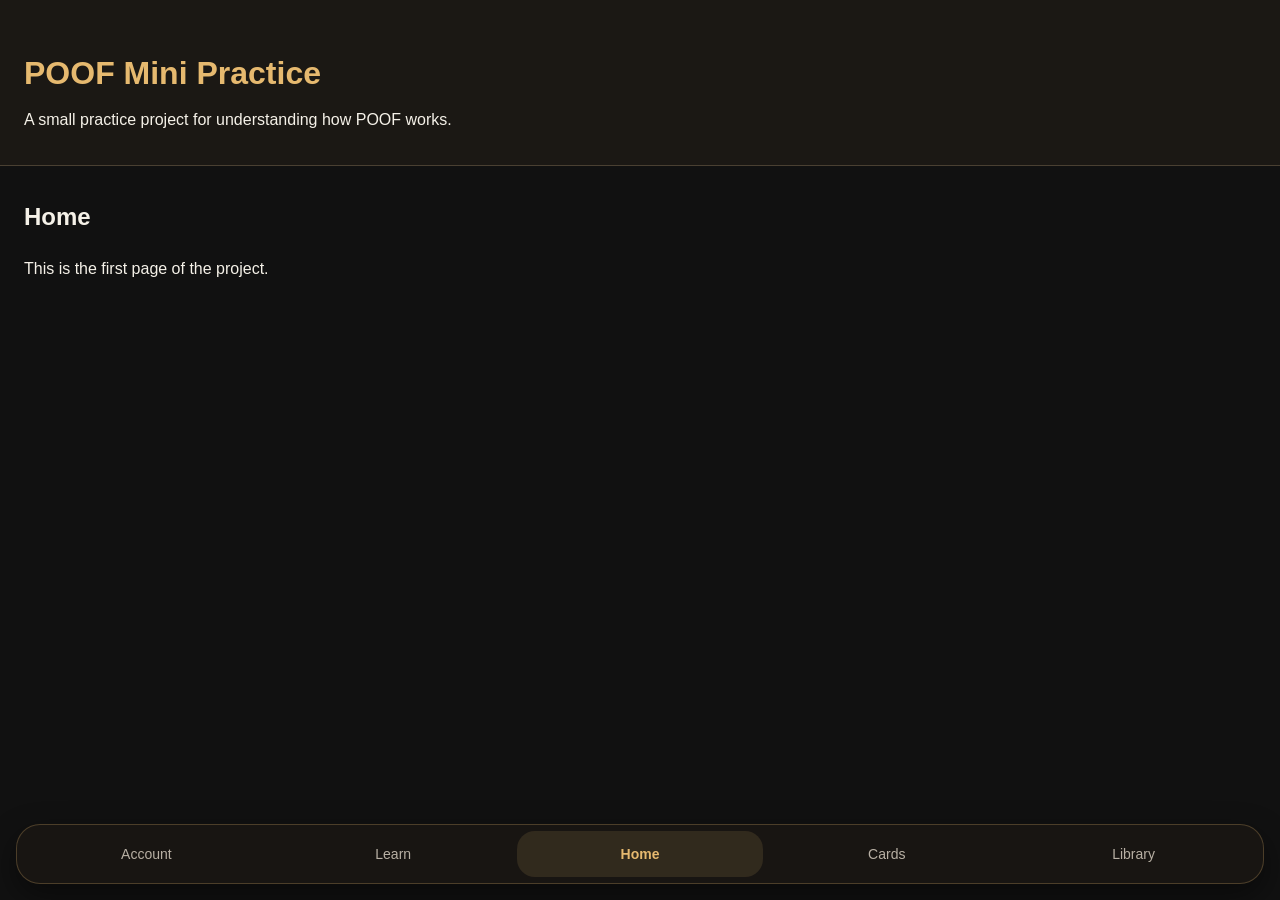
<file: index.html>
<!DOCTYPE html>
<html lang="en">
<head>
    <meta charset="UTF-8">
    <meta name="viewport" content="width=device-width, initial-scale=1.0">
    <script src="js/theme.js"></script>
    <link rel="stylesheet" href="css/themes.css">
    <link rel="stylesheet" href="css/main.css">
    <script src="locales/en.js" defer></script>
    <script src="locales/de.js" defer></script>
    <script src="locales/fa.js" defer></script>
    <script src="js/i18n.js" defer></script>
    <script src="js/navigation.js" defer></script>
    <title>POOF Mini Practice | Home</title>
</head>

<body>
    <header>
                <h1 data-i18n="app.name">POOF Mini Practice</h1>
        <p>A small practice project for understanding how POOF works.</p>
    </header>

    <nav id="main-navigation"></nav>

    <main>
                <h2 data-i18n="nav.home">Home</h2>
        <p>This is the first page of the project.</p>
    </main>
</body>
</html>
</file>
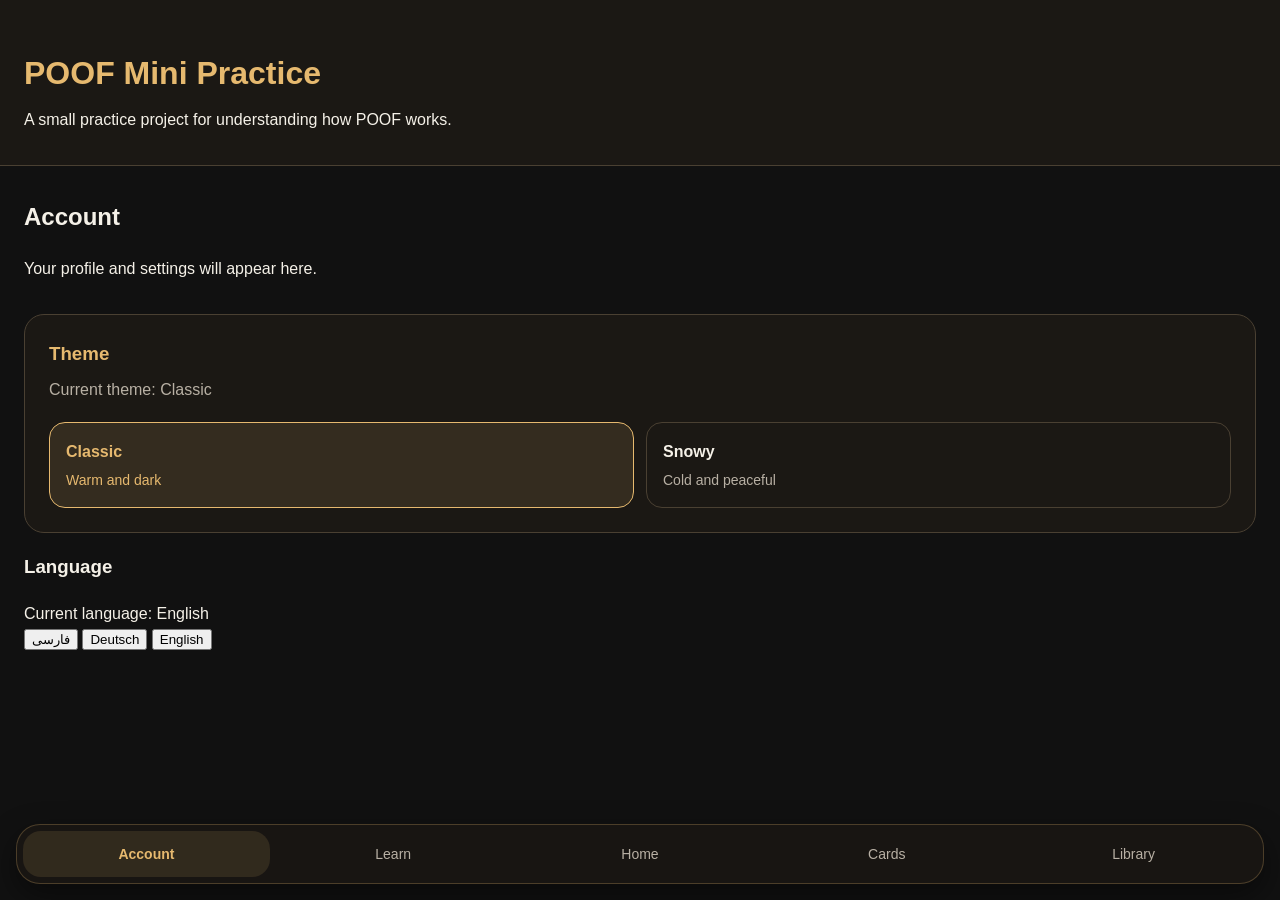
<file: account.html>
<!DOCTYPE html>
<html lang="en">
<head>
  <meta charset="UTF-8">
  <meta name="viewport" content="width=device-width, initial-scale=1.0">
  <script src="js/theme.js"></script>
  <link rel="stylesheet" href="css/themes.css">
  <link rel="stylesheet" href="css/main.css">
  <script src="locales/en.js" defer></script>
  <script src="locales/de.js" defer></script>
  <script src="locales/fa.js" defer></script>
  <script src="js/i18n.js" defer></script>
  <script src="js/navigation.js" defer></script>
  <title>POOF Mini Practice | Account</title>
</head>

<body>
  <header>
    <h1 data-i18n="app.name">POOF Mini Practice</h1>
    <p>A small practice project for understanding how POOF works.</p>
  </header>

  <nav id="main-navigation"></nav>

  <main>
    <h2 data-i18n="nav.account">Account</h2>
    <p>Your profile and settings will appear here.</p>
    
    <section class="theme-settings" aria-labelledby="theme-heading">
    <h3 id="theme-heading">Theme</h3>

    <p id="theme-status" aria-live="polite">
        Current theme: Snowy
    </p>

     <div class="theme-options">
        <button
            class="theme-option"
            type="button"
            data-theme-value="classic"
            aria-pressed="false"
        >
            <span class="theme-option-title">Classic</span>
            <span class="theme-option-description">
                Warm and dark
            </span>
        </button>

        <button
            class="theme-option"
            type="button"
            data-theme-value="snowy"
            aria-pressed="false"
        >
            <span class="theme-option-title">Snowy</span>
            <span class="theme-option-description">
                Cold and peaceful
            </span>
        </button>
     </div>
    </section>

         </div>
    </section>

    <section
        class="language-settings"
        aria-labelledby="language-heading"
    >
        <h3 id="language-heading">
            Language
        </h3>

        <p
            id="language-status"
            aria-live="polite"
        >
            Current language: English
        </p>

        <div class="language-options">
            <button
                class="language-option"
                type="button"
                data-ui-language-value="fa"
                aria-pressed="false"
            >
                <span
                    lang="fa"
                    dir="rtl"
                >
                    فارسی
                </span>
            </button>

            <button
                class="language-option"
                type="button"
                data-ui-language-value="de"
                aria-pressed="false"
            >
                <span
                    lang="de"
                    dir="ltr"
                >
                    Deutsch
                </span>
            </button>

            <button
                class="language-option"
                type="button"
                data-ui-language-value="en"
                aria-pressed="false"
            >
                <span
                    lang="en"
                    dir="ltr"
                >
                    English
                </span>
            </button>
        </div>
    </section>
    
    
  </main>
</body>
</html>
</file>
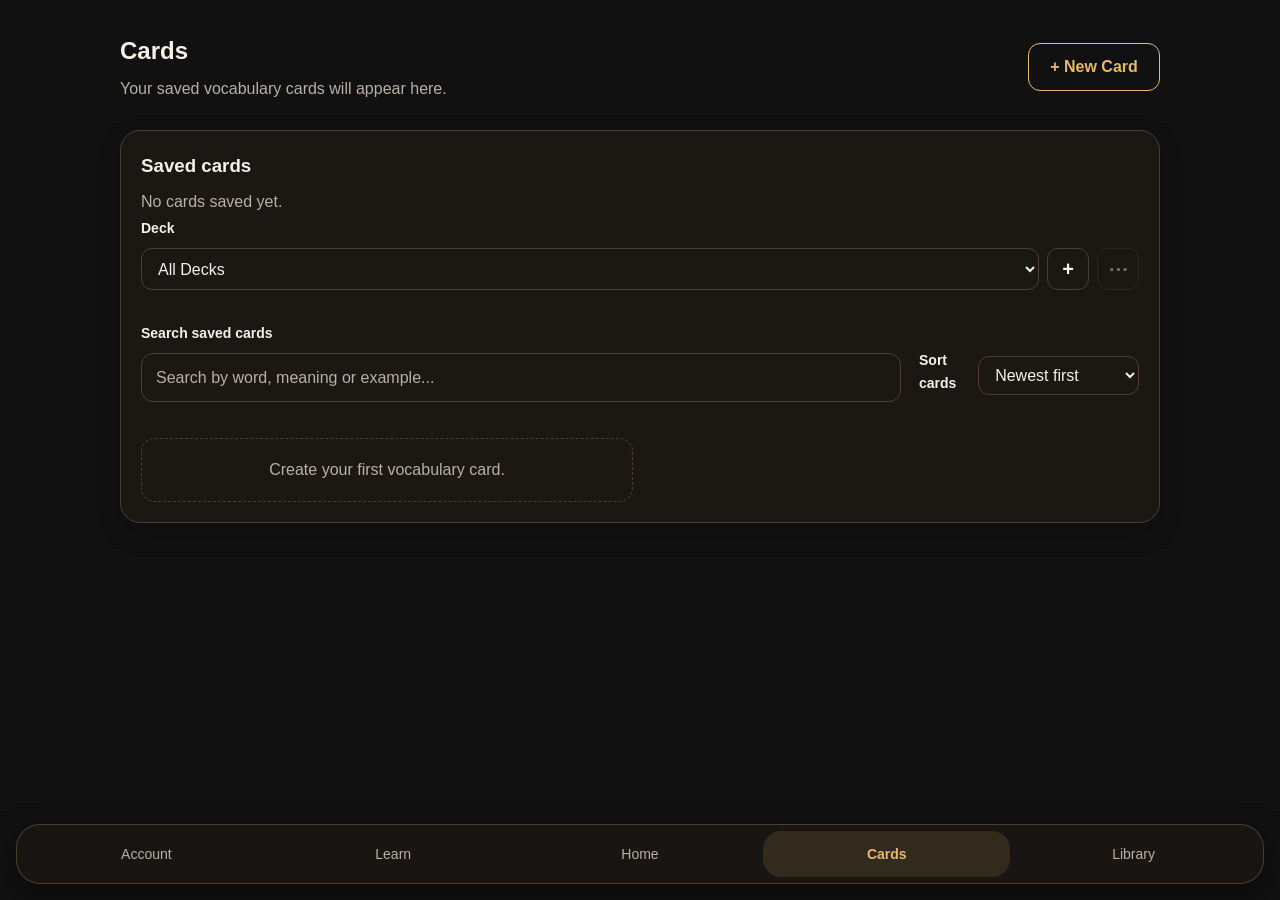
<file: cards.html>
<!DOCTYPE html>
<html lang="en">
<head>
  <meta charset="UTF-8">
  <meta name="viewport" content="width=device-width, initial-scale=1.0">
  <script src="js/theme.js"></script>
  <link rel="stylesheet" href="css/themes.css">
  <link rel="stylesheet" href="css/main.css">
    <script src="locales/en.js" defer></script>
    <script src="locales/de.js" defer></script>
    <script src="locales/fa.js" defer></script>
    <script src="js/i18n.js" defer></script>
    <script src="js/navigation.js" defer></script>
  <script src="js/storage.js" defer></script>
  <script src="js/cards.js" defer></script>
  <script src="js/card-builder.js" defer></script>
  <title>POOF Mini Practice | Cards</title>
</head>

<body>
  

  <nav id="main-navigation"></nav>

  <main>
          <div class="cards-page-intro">
              <div class="cards-page-intro__copy">
                  <h2 data-i18n="nav.cards">Cards</h2>
          
                  <p>
                      Your saved vocabulary cards will appear here.
                  </p>
              </div>
          
              <div class="card-builder-toggle-wrap">
                  <button
                      id="toggle-card-builder-button"
                      class="card-builder-toggle"
                      type="button"
                      aria-expanded="false"
                      aria-controls="card-builder-section"
                  >
                      + New Card
                  </button>
              </div>
          </div>
    
         <section
            id="card-builder-section"
            class="card-builder"
            aria-labelledby="card-builder-title"
            hidden
         >
            <h3 id="card-builder-title">
                Create a card
            </h3>
        
            <form id="card-builder-form">
                <div class="card-builder__field card-builder__field--wide">
                    <label for="card-word">
                        Word
                    </label>
        
                    <input
                        id="card-word"
                        name="word"
                        type="text"
                        lang="de"
                        maxlength="120"
                        autocomplete="off"
                        required
                    >
                </div>
        
                <div class="card-builder__field">
                    <label for="card-meaning">
                        Meaning
                    </label>
        
                    <input
                        id="card-meaning"
                        name="meaning"
                        type="text"
                        dir="auto"
                        maxlength="200"
                        autocomplete="off"
                        required
                    >
                </div>
        
                <div class="card-builder__field">
                    <label for="card-example">
                        Example
                    </label>
        
                    <textarea
                        id="card-example"
                        name="example"
                        lang="de"
                        dir="auto"
                        rows="3"
                        maxlength="400"
                    ></textarea>
                </div>
        
                <div class="card-builder__field">
                    <label for="card-deck">
                        Deck
                    </label>
        
                    <select
                        id="card-deck"
                        name="deck_id"
                    >
                        <option value="default">
                            Default deck
                        </option>
                    </select>
                </div>
        
                <button
                    class="card-builder__submit"
                    type="submit"
                >
                    Save card
                </button>

                <button
                    id="card-builder-cancel"
                    class="card-builder__cancel"
                    type="button"
                    hidden
                >
                    Cancel edit
                </button>
        
                <p
                    id="card-builder-message"
                    class="card-builder__message"
                    aria-live="polite"
                ></p>
            </form>
        </section>
      
      <section
            class="cards-summary"
            aria-labelledby="saved-cards-title"
        >
            <h3 id="saved-cards-title">
                Saved cards
            </h3>
        
            <p id="saved-cards-count">
                No cards saved yet.
            </p>

            <div class="deck-toolbar">
                <label
                    class="saved-card-sort__label"
                    for="saved-card-deck-filter"
                >
                    Deck
                </label>

                <div class="deck-toolbar__controls">
                    <select
                        id="saved-card-deck-filter"
                        class="saved-card-sort__select deck-toolbar__select"
                    >
                        <option value="all">
                            All Decks
                        </option>
                    </select>

                    <button
                        id="toggle-new-deck-button"
                        class="deck-toolbar__button"
                        type="button"
                        aria-label="Create a new deck"
                        title="New deck"
                        aria-expanded="false"
                        aria-controls="new-deck-form"
                    >
                        +
                    </button>

                    <button
                        id="toggle-deck-actions-button"
                        class="deck-toolbar__button"
                        type="button"
                        aria-label="Manage active deck"
                        title="Deck options"
                        aria-expanded="false"
                        aria-controls="deck-actions-panel"
                    >
                        ⋯
                    </button>
                </div>
            </div>

            <form
                id="new-deck-form"
                class="deck-create-form"
                hidden
            >
                <label
                    class="saved-card-search__label"
                    for="new-deck-name"
                >
                    Create deck
                </label>

                <div class="deck-create-form__controls">
                    <input
                        id="new-deck-name"
                        class="saved-card-search__input"
                        type="text"
                        maxlength="80"
                        placeholder="Deck name"
                        autocomplete="off"
                        required
                    >

                    <button
                        id="create-deck-button"
                        class="card-builder__submit"
                        type="submit"
                    >
                        + New Deck
                    </button>
                </div>

                <p
                    id="new-deck-message"
                    class="card-builder__message"
                    aria-live="polite"
                ></p>
            </form>

            <div
                id="deck-actions-panel"
                class="deck-actions-panel"
                hidden
            >
                <form
                    id="rename-deck-form"
                    class="deck-create-form"
                >
                    <label
                        class="saved-card-search__label"
                        for="rename-deck-name"
                    >
                        Rename active deck
                    </label>

                    <div class="deck-create-form__controls">
                        <input
                            id="rename-deck-name"
                            class="saved-card-search__input"
                            type="text"
                            maxlength="80"
                            placeholder="Select a deck first"
                            autocomplete="off"
                            required
                        >

                        <button
                            id="rename-deck-button"
                            class="card-builder__submit"
                            type="submit"
                        >
                            Rename
                        </button>
                    </div>

                    <p
                        id="rename-deck-message"
                        class="card-builder__message"
                        aria-live="polite"
                    ></p>
                </form>

                <div class="deck-create-form">
                    <button
                        id="delete-active-deck-button"
                        class="saved-card__delete"
                        type="button"
                    >
                        Delete active deck
                    </button>
                </div>
            </div>

            <div class="saved-card-search">

                <label
                    class="saved-card-search__label"
                    for="saved-card-search-input"
                    data-i18n="cards.search.label"
                >
                    Search saved cards
                </label>

                <input
                    id="saved-card-search-input"
                    class="saved-card-search__input"
                    type="search"
                    placeholder="Search by word, meaning or example..."
                    data-i18n-placeholder="cards.search.placeholder"
                    autocomplete="off"
                >
            </div>

            <div class="saved-card-sort">
                <label
                    class="saved-card-sort__label"
                    for="saved-card-sort-select"
                >
                    Sort cards
                </label>

                <select
                    id="saved-card-sort-select"
                    class="saved-card-sort__select"
                >
                    <option value="newest">
                        Newest first
                    </option>
                    <option value="oldest">
                        Oldest first
                    </option>
                    <option value="alphabetical">
                        A–Z
                    </option>
                </select>
            </div>

            <div
                id="saved-card-list"
                class="saved-card-list"
                aria-live="polite"
            ></div>
        </section>
    
  </main>

  <dialog
        id="delete-card-dialog"
        class="delete-card-dialog"
        aria-labelledby="delete-card-dialog-title"
    >
        <div class="delete-card-dialog__content">
            <h3 id="delete-card-dialog-title">
                Delete card?
            </h3>
    
            <p id="delete-card-dialog-message">
                Are you sure you want to delete this card?
            </p>
    
            <p
                id="delete-card-dialog-error"
                class="delete-card-dialog__error"
                aria-live="polite"
            ></p>
    
            <div class="delete-card-dialog__actions">
                <button
                    id="cancel-delete-card"
                    class="delete-card-dialog__cancel"
                    type="button"
                >
                    Cancel
                </button>
    
                <button
                    id="confirm-delete-card"
                    class="delete-card-dialog__confirm"
                    type="button"
                >
                    Delete
                </button>
            </div>
        </div>
    </dialog>

    <dialog
          id="delete-deck-dialog"
          class="delete-card-dialog"
          aria-labelledby="delete-deck-dialog-title"
      >
          <div class="delete-card-dialog__content">
              <h3 id="delete-deck-dialog-title">
                  Delete deck?
              </h3>
      
              <p id="delete-deck-dialog-message">
                  Are you sure you want to delete this deck?
              </p>
      
              <p
                  id="delete-deck-dialog-error"
                  class="delete-card-dialog__error"
                  aria-live="polite"
              ></p>
      
              <div class="delete-card-dialog__actions">
                  <button
                      id="cancel-delete-deck"
                      class="delete-card-dialog__cancel"
                      type="button"
                  >
                      Cancel
                  </button>
      
                  <button
                      id="confirm-delete-deck"
                      class="delete-card-dialog__confirm"
                      type="button"
                  >
                      Delete
                  </button>
              </div>
          </div>
      </dialog>
  
</body>
</html>
</file>
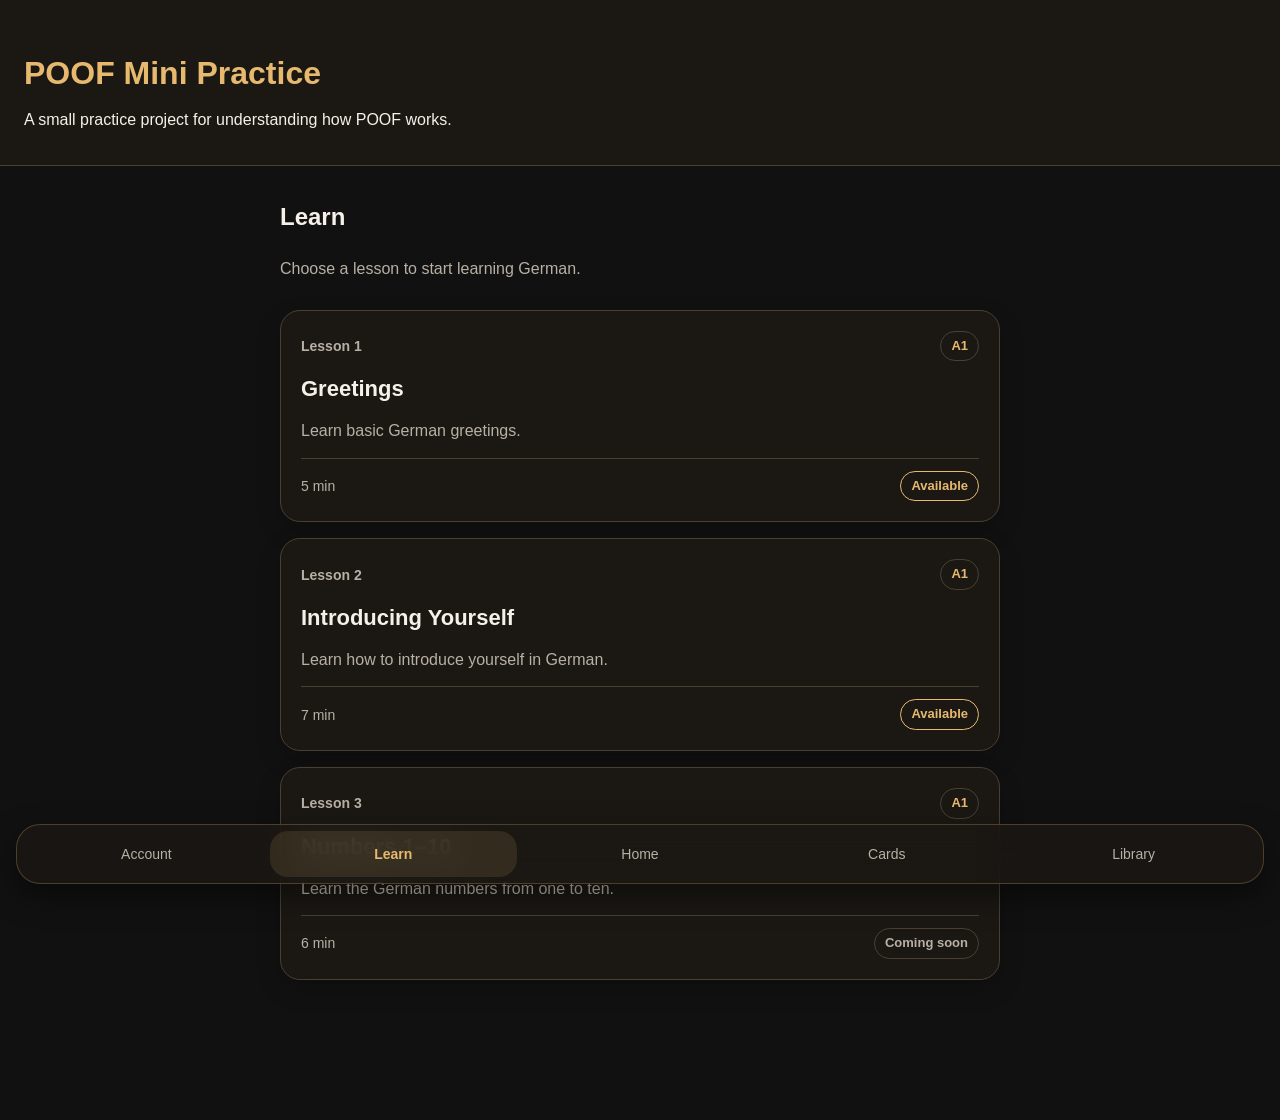
<file: learn.html>
<!DOCTYPE html>
<html lang="en">
<head>
    <meta charset="UTF-8">
    <meta name="viewport" content="width=device-width, initial-scale=1.0">
    <script src="js/theme.js"></script>
    <link rel="stylesheet" href="css/themes.css">
    <link rel="stylesheet" href="css/main.css">
    <script src="locales/en.js" defer></script>
    <script src="locales/de.js" defer></script>
    <script src="locales/fa.js" defer></script>
    <script src="js/i18n.js" defer></script>
    <script src="js/navigation.js" defer></script>
    <script src="js/learn.js" defer></script>
    <title>POOF Mini Practice | Learn</title>
</head>

<body>
    <header>
        <h1 data-i18n="app.name">POOF Mini Practice</h1>
        <p>A small practice project for understanding how POOF works.</p>
    </header>

    <nav id="main-navigation"></nav>

    <main>
     <section class="learn-intro">
        <h2 data-i18n="nav.learn">Learn</h2>
        <p>Choose a lesson to start learning German.</p>
     </section>

     <section
        id="lesson-list"
        class="lesson-list"
        aria-live="polite"
     >
        <p
    id="lesson-status"
    class="lesson-message lesson-message--loading"
    >
    Loading lessons...
        </p>
     </section>
    </main>
</body>
</html>
</file>
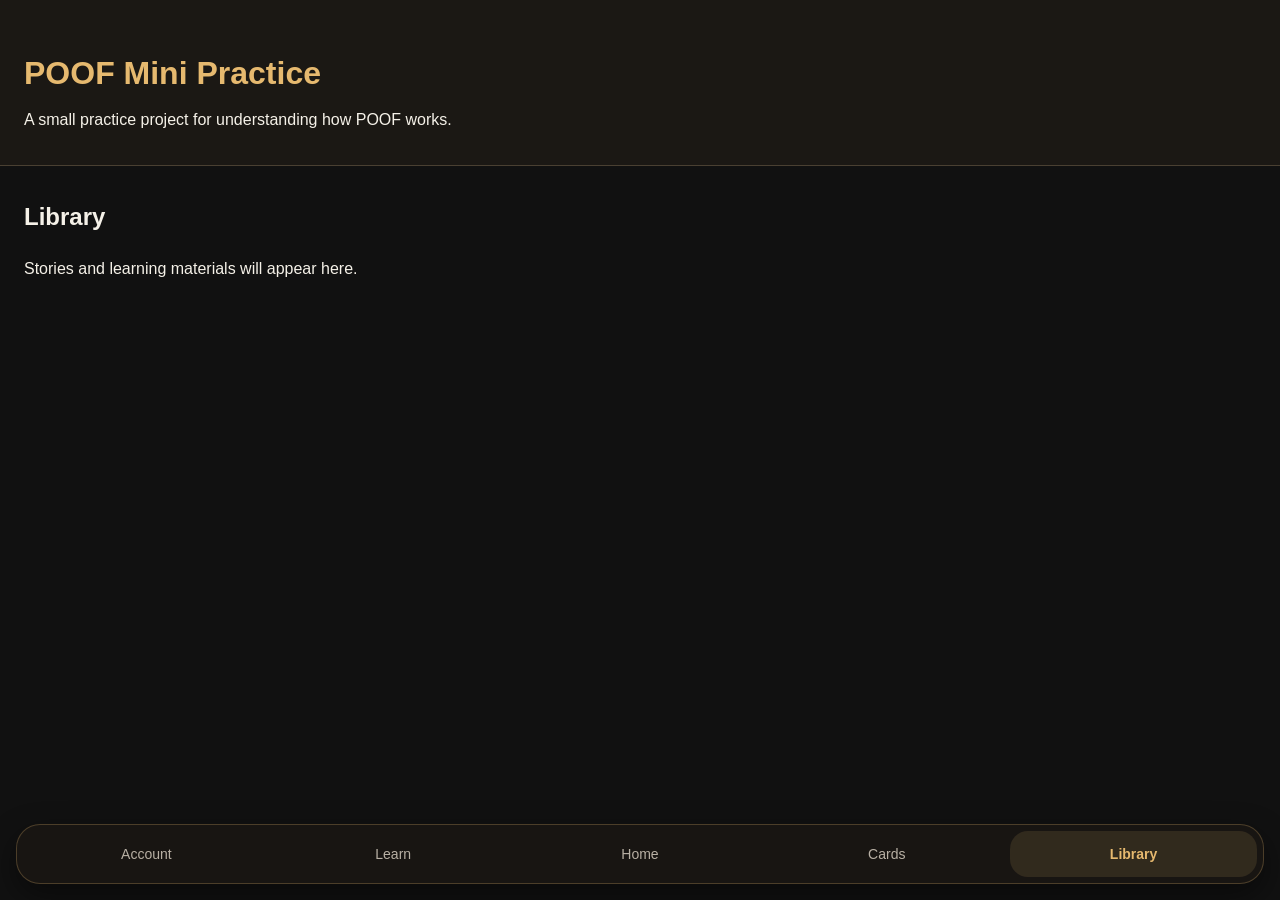
<file: library.html>
<!DOCTYPE html>
<html lang="en">
<head>
  <meta charset="UTF-8">
  <meta name="viewport" content="width=device-width, initial-scale=1.0">
  <script src="js/theme.js"></script>
  <link rel="stylesheet" href="css/themes.css">
  <link rel="stylesheet" href="css/main.css">
    <script src="locales/en.js" defer></script>
    <script src="locales/de.js" defer></script>
    <script src="locales/fa.js" defer></script>
    <script src="js/i18n.js" defer></script>
    <script src="js/navigation.js" defer></script>
  <title>POOF Mini Practice | Library</title>
</head>

<body>
  <header>
    <h1 data-i18n="app.name">POOF Mini Practice</h1>
    <p>A small practice project for understanding how POOF works.</p>
  </header>

  <nav id="main-navigation"></nav>

  <main>
    <h2 data-i18n="nav.library">Library</h2>
    <p>Stories and learning materials will appear here.</p>
  </main>
</body>
</html>
</file>
<file: css/themes.css>
/* Classic theme and default fallback */
:root {
    --color-background: #111111;
    --color-surface: #1b1814;

    --color-text: #f5f1e8;
    --color-text-muted: #b8b0a4;
    --color-accent: #e6b96f;
    --color-error: #ff8f87;

    --color-border: #4a4032;

    --color-nav-background: rgba(27, 24, 20, 0.78);
    --color-nav-border: rgba(230, 185, 111, 0.25);
    --color-nav-hover: rgba(230, 185, 111, 0.08);
    --color-nav-active: rgba(230, 185, 111, 0.12);

    --shadow-nav: 0 12px 32px rgba(0, 0, 0, 0.45);
}


/* Snowy theme */
html[data-theme="snowy"] {
    --color-background: #081421;
    --color-surface: #10263a;

    --color-text: #f3f8fc;
    --color-text-muted: #b8c7d3;
    --color-accent: #f3c879;
    --color-error: #ff9d9d;

    --color-border: #294861;

    --color-nav-background: rgba(11, 29, 45, 0.78);
    --color-nav-border: rgba(185, 220, 244, 0.28);
    --color-nav-hover: rgba(185, 220, 244, 0.10);
    --color-nav-active: rgba(243, 200, 121, 0.16);

    --shadow-nav: 0 12px 32px rgba(0, 8, 16, 0.55);
}
</file>
<file: css/main.css>
* {
    box-sizing: border-box;
}

a,
button {
    -webkit-tap-highlight-color: transparent;
}

body {
    margin: 0;
    min-height: 100vh;
    min-height: 100dvh;
    font-family: Arial, sans-serif;
    line-height: 1.6;
    color: var(--color-text);
    background-color: var(--color-background);
}

header {
    padding: 48px 24px 32px;
    background-color: var(--color-surface);
    border-bottom: 1px solid var(--color-border);
}

main {
    padding: 32px 24px calc(140px + env(safe-area-inset-bottom, 0px));
}

h1 {
    margin: 0 0 8px;
    color: var(--color-accent);
}

h2 {
    margin-top: 0;
}

p {
    margin: 0;
}

#main-navigation {
    position: fixed;

    right: 16px;
    bottom: calc(16px + env(safe-area-inset-bottom, 0px));
    left: 16px;

    z-index: 100;

    background-color: var(--color-nav-background);
    border: 1px solid var(--color-nav-border);
    box-shadow: var(--shadow-nav);

    border-radius: 24px;
    backdrop-filter: blur(18px);
    -webkit-backdrop-filter: blur(18px);

    overflow: hidden;
}

#main-navigation ul {
    display: grid;
    grid-template-columns: repeat(5, 1fr);
    margin: 0;
    padding: 6px;
    list-style: none;
}

#main-navigation li {
    text-align: center;
}

#main-navigation a,
#main-navigation a:visited {
    display: block;
    padding: 12px 2px;

    color: var(--color-text-muted);
    font-size: 14px;
    text-decoration: none;

    border-radius: 18px;
    -webkit-tap-highlight-color: transparent;
}

#main-navigation a:hover {
    color: var(--color-accent);
    background-color: var(--color-nav-hover);
}

#main-navigation a:active {
    transform: scale(0.96);
}

#main-navigation a.active {
    color: var(--color-accent);
    background-color: var(--color-nav-active);
    font-weight: bold;
}

.theme-settings {
    margin-top: 32px;
    padding: 24px;

    background-color: var(--color-surface);
    border: 1px solid var(--color-border);
    border-radius: 20px;
}

.theme-settings h3 {
    margin: 0 0 8px;
    color: var(--color-accent);
}

.theme-settings p {
    margin-bottom: 20px;
    color: var(--color-text-muted);
}

.theme-options {
    display: grid;
    grid-template-columns: repeat(2, minmax(0, 1fr));
    gap: 12px;
}

.theme-option {
    padding: 16px;

    color: var(--color-text);
    background-color: transparent;

    border: 1px solid var(--color-border);
    border-radius: 16px;

    font: inherit;
    text-align: left;
    cursor: pointer;

    
}

.theme-option-title {
    display: block;
    margin-bottom: 4px;

    font-weight: bold;
}

.theme-option-description {
    display: block;

    color: var(--color-text-muted);
    font-size: 14px;
}

.theme-option:hover {
    background-color: var(--color-nav-hover);
}

.theme-option:active {
    transform: scale(0.97);
}

.theme-option.selected {
    color: var(--color-accent);
    background-color: var(--color-nav-active);
    border-color: var(--color-accent);
}

.theme-option.selected .theme-option-description {
    color: var(--color-accent);
}

.theme-option:focus-visible {
    outline: 3px solid var(--color-accent);
    outline-offset: 3px;
}


body,
header,
h1,
.theme-settings,
.theme-option,
.theme-option-description,
#main-navigation,
#main-navigation a {
    transition:
        color 0.3s ease,
        background-color 0.3s ease,
        border-color 0.3s ease,
        box-shadow 0.3s ease,
        opacity 0.25s ease,
        transform 0.2s ease;
}

#main-navigation {
    will-change: transform, opacity;

    transition:
        background-color 0.3s ease,
        border-color 0.3s ease,
        box-shadow 0.3s ease,
        opacity 0.35s ease,
        transform 0.42s cubic-bezier(0.4, 0, 0.2, 1);
}

#main-navigation.navigation-hidden {
    opacity: 0;

    transform: translateY(
        calc(100% + 48px + env(safe-area-inset-bottom, 0px))
    );

    pointer-events: none;
}

#main-navigation:focus-within {
    opacity: 1;
    transform: translateY(0);
    pointer-events: auto;
}

@media (prefers-reduced-motion: reduce) {
    body,
    header,
    h1,
    .theme-settings,
    .theme-option,
    .theme-option-description,
    #main-navigation,
    #main-navigation a {
        transition: none;
    }
    .lesson-message--loading::before {
    animation: none;
    }
}

/* =========================================================
   LEARN PAGE
   ========================================================= */

.learn-intro {
    max-width: 720px;
    margin: 0 auto 28px;
}

.learn-intro p {
    color: var(--color-text-muted);
}

.lesson-list {
    display: grid;
    gap: 16px;

    max-width: 720px;
    margin: 0 auto;
}

.lesson-message {
    display: flex;
    align-items: center;
    justify-content: center;
    gap: 10px;

    min-height: 110px;
    padding: 20px;

    color: var(--color-text-muted);
    background-color: var(--color-surface);

    border: 1px solid var(--color-border);
    border-radius: 20px;

    text-align: center;
}

.lesson-message--loading::before {
    content: "";

    width: 18px;
    height: 18px;

    border: 2px solid var(--color-border);
    border-top-color: var(--color-accent);
    border-radius: 50%;

    animation: lesson-loading-spin 0.8s linear infinite;
}

.lesson-message--empty {
    border-style: dashed;
}

.lesson-message--error {
    color: var(--color-error);
    border-color: var(--color-error);
}

@keyframes lesson-loading-spin {
    from {
        transform: rotate(0deg);
    }

    to {
        transform: rotate(360deg);
    }
}

/* =========================================================
   LESSON CARD
   ========================================================= */

.lesson-card {
    display: grid;
    gap: 14px;

    padding: 20px;

    background-color: var(--color-surface);
    border: 1px solid var(--color-border);
    border-radius: 20px;

    box-shadow: 0 10px 24px rgba(0, 0, 0, 0.18);
}

.lesson-card__header,
.lesson-card__footer {
    display: flex;
    align-items: center;
    justify-content: space-between;
    gap: 12px;
}

.lesson-card__number {
    color: var(--color-text-muted);
    font-size: 14px;
    font-weight: bold;
}

.lesson-card__level {
    padding: 4px 10px;

    color: var(--color-accent);
    border: 1px solid var(--color-border);
    border-radius: 999px;

    font-size: 13px;
    font-weight: bold;
}

.lesson-card__title {
    margin: 0;

    color: var(--color-text);
    font-size: 22px;
    line-height: 1.3;
}

.lesson-card__description {
    color: var(--color-text-muted);
}

.lesson-card__footer {
    padding-top: 12px;
    border-top: 1px solid var(--color-border);

    color: var(--color-text-muted);
    font-size: 14px;
}

.lesson-card__status {
    padding: 4px 10px;
    border-radius: 999px;

    font-size: 13px;
    font-weight: bold;
}

.lesson-card__status.is-available {
    color: var(--color-accent);
    border: 1px solid var(--color-accent);
}

.lesson-card__status.is-coming-soon {
    color: var(--color-text-muted);
    border: 1px solid var(--color-border);
}

/* =========================================================
   CARDS PAGE
   ========================================================= */

.cards-page-intro {
    display: grid;
    gap: 18px;

    max-width: 720px;
    margin: 0 auto;
}

.cards-page-intro__copy h2 {
    margin: 0 0 6px;
}

.cards-page-intro__copy p {
    color: var(--color-text-muted);
}

.cards-summary {
    max-width: 720px;
    margin: 28px auto 0;
    padding: 20px;

    background-color: var(--color-surface);
    border: 1px solid var(--color-border);
    border-radius: 20px;

    box-shadow: 0 10px 24px rgba(0, 0, 0, 0.18);
}

.cards-summary h3 {
    margin: 0 0 8px;
    color: var(--color-text);
}

.cards-summary p {
    color: var(--color-text-muted);
}

/* =========================================================
   CARD BUILDER TOGGLE
   ========================================================= */

.card-builder-toggle-wrap {
    display: flex;
    align-items: center;
    justify-content: flex-end;

    margin: 0;
}

.card-builder-toggle {
    padding: 10px 14px;

    color: var(--color-accent);
    background-color: transparent;

    border: 1px solid var(--color-accent);
    border-radius: 12px;

    font: inherit;
    font-weight: bold;

    cursor: pointer;
}

.card-builder-toggle:hover {
    color: var(--color-background);
    background-color: var(--color-accent);
}

.card-builder-toggle:active {
    transform: scale(0.98);
}

.card-builder-toggle:focus-visible {
    outline: 2px solid var(--color-accent);
    outline-offset: 3px;
}

.card-builder[hidden] {
    display: none;
}

@media (max-width: 480px) {
    .card-builder-toggle {
        width: 100%;
    }
}

/* =========================================================
   CARD BUILDER
   ========================================================= */

.card-builder {
    max-width: 720px;
    margin: 28px auto 0;
    padding: 20px;

    background-color: var(--color-surface);
    border: 1px solid var(--color-border);
    border-radius: 20px;

    box-shadow: 0 10px 24px rgba(0, 0, 0, 0.18);
}

.card-builder h3 {
    margin: 0 0 18px;
    color: var(--color-text);
}

#card-builder-form {
    display: grid;
    gap: 18px;
}

.card-builder__field {
    display: grid;
    gap: 7px;
}

.card-builder__field label {
    color: var(--color-text);
    font-size: 14px;
    font-weight: bold;
}

.card-builder__field input,
.card-builder__field textarea,
.card-builder__field select {
    width: 100%;
    padding: 11px 12px;

    color: var(--color-text);
    background-color: var(--color-background);

    border: 1px solid var(--color-border);
    border-radius: 12px;

    font: inherit;
}

.card-builder__field textarea {
    min-height: 100px;
    resize: vertical;
}

.card-builder__field input:focus,
.card-builder__field textarea:focus,
.card-builder__field select:focus {
    border-color: var(--color-accent);

    outline: 2px solid var(--color-accent);
    outline-offset: 2px;
}

.card-builder__submit {
    padding: 11px 18px;

    color: var(--color-background);
    background-color: var(--color-accent);

    border: 1px solid var(--color-accent);
    border-radius: 12px;

    font: inherit;
    font-weight: bold;

    cursor: pointer;
}

.card-builder__submit:hover {
    filter: brightness(1.06);
}

.card-builder__submit:active {
    transform: scale(0.98);
}

.card-builder__submit:focus-visible {
    outline: 2px solid var(--color-accent);
    outline-offset: 3px;
}

.card-builder__submit:disabled {
    opacity: 0.55;
    cursor: default;
}

.card-builder__message {
    min-height: 24px;
    margin: 0;

    color: var(--color-text-muted);
    font-size: 14px;
}

.card-builder__message.is-success {
    color: var(--color-accent);
}

.card-builder__message.is-error {
    color: var(--color-error);
}

@media (min-width: 700px) {
    #card-builder-form {
        grid-template-columns:
            repeat(2, minmax(0, 1fr));
    }

    .card-builder__field--wide,
    .card-builder__message {
        grid-column: 1 / -1;
    }

    .card-builder__submit {
        align-self: end;
    }
}

/* =========================================================
   SAVED CARD LIST
   ========================================================= */

.saved-card-list {
    display: grid;
    gap: 14px;

    margin-top: 18px;
}

.saved-card {
    display: grid;
    gap: 10px;

    padding: 18px;

    background-color: var(--color-background);

    border: 1px solid var(--color-border);
    border-radius: 16px;

    box-shadow: 0 8px 20px
        rgba(0, 0, 0, 0.14);
}

.saved-card__word {
    margin: 0;

    color: var(--color-accent);
    font-size: 20px;
    line-height: 1.3;
}

.saved-card__meaning {
    margin: 0;

    color: var(--color-text);
    font-size: 17px;
    font-weight: bold;
}

.saved-card__example {
    margin: 2px 0 0;
    padding-top: 10px;

    color: var(--color-text-muted);
    border-top: 1px solid var(--color-border);

    font-size: 15px;
    font-style: italic;
}

.saved-card-list__empty {
    margin: 0;
    padding: 18px;

    color: var(--color-text-muted);

    border: 1px dashed var(--color-border);
    border-radius: 14px;

    text-align: center;
}

@media (min-width: 700px) {
    .saved-card-list {
        grid-template-columns:
            repeat(2, minmax(0, 1fr));
    }
}

.saved-card__actions {
    display: flex;
    justify-content: flex-end;

    padding-top: 4px;
}

.saved-card__delete {
    padding: 7px 12px;

    color: var(--color-error);
    background-color: transparent;

    border: 1px solid var(--color-error);
    border-radius: 10px;

    font: inherit;
    font-size: 13px;
    font-weight: bold;

    cursor: pointer;
}

.saved-card__delete:hover {
    color: var(--color-background);
    background-color: var(--color-error);
}

.saved-card__delete:active {
    transform: scale(0.96);
}

.saved-card__delete:focus-visible {
    outline: 2px solid var(--color-error);
    outline-offset: 3px;
}

.saved-card__delete:disabled {
    opacity: 0.45;
    cursor: default;
}

.saved-card__actions {
    gap: 8px;
}

.saved-card__edit,
.card-builder__cancel {
    padding: 7px 12px;

    color: var(--color-accent);
    background-color: transparent;

    border: 1px solid var(--color-accent);
    border-radius: 10px;

    font: inherit;
    font-size: 13px;
    font-weight: bold;

    cursor: pointer;
}

.saved-card__edit:hover,
.card-builder__cancel:hover {
    color: var(--color-background);
    background-color: var(--color-accent);
}

.saved-card__edit:active,
.card-builder__cancel:active {
    transform: scale(0.96);
}

.saved-card__edit:focus-visible,
.card-builder__cancel:focus-visible {
    outline: 2px solid var(--color-accent);
    outline-offset: 3px;
}

/* =========================================================
   DELETE CARD DIALOG
   ========================================================= */

.delete-card-dialog {
    width: min(
        420px,
        calc(100% - 32px)
    );

    padding: 0;

    color: var(--color-text);
    background-color: transparent;

    border: 0;
    border-radius: 20px;

    overflow: hidden;
}

.delete-card-dialog::backdrop {
    background-color:
        rgba(0, 0, 0, 0.72);

    backdrop-filter: blur(5px);
    -webkit-backdrop-filter: blur(5px);
}

.delete-card-dialog__content {
    padding: 24px;

    background-color:
        var(--color-surface);

    border: 1px solid
        var(--color-border);

    border-radius: 20px;

    box-shadow:
        0 24px 70px
        rgba(0, 0, 0, 0.55);
}

.delete-card-dialog h3 {
    margin: 0 0 10px;

    color: var(--color-text);
    font-size: 22px;
}

.delete-card-dialog p {
    margin: 0;

    color: var(--color-text-muted);
}

.delete-card-dialog__error {
    min-height: 22px;
    margin-top: 10px !important;

    color:
        var(--color-error) !important;

    font-size: 14px;
}

.delete-card-dialog__actions {
    display: flex;
    justify-content: flex-end;
    gap: 10px;

    margin-top: 20px;
}

.delete-card-dialog__cancel,
.delete-card-dialog__confirm {
    padding: 9px 16px;

    border-radius: 11px;

    font: inherit;
    font-weight: bold;

    cursor: pointer;
}

.delete-card-dialog__cancel {
    color: var(--color-text);
    background-color: transparent;

    border: 1px solid
        var(--color-border);
}

.delete-card-dialog__confirm {
    color: var(--color-background);
    background-color:
        var(--color-error);

    border: 1px solid
        var(--color-error);
}

.delete-card-dialog__cancel:hover {
    border-color:
        var(--color-accent);
}

.delete-card-dialog__confirm:hover {
    filter: brightness(1.08);
}

.delete-card-dialog__cancel:active,
.delete-card-dialog__confirm:active {
    transform: scale(0.96);
}

.delete-card-dialog__cancel:focus-visible,
.delete-card-dialog__confirm:focus-visible {
    outline: 2px solid
        var(--color-accent);

    outline-offset: 3px;
}

.delete-card-dialog__confirm:disabled {
    opacity: 0.55;
    cursor: default;
}

/* =========================================================
   DECK TOOLBAR
   ========================================================= */

.deck-toolbar {
    margin: 0 0 14px;
}

.deck-toolbar__controls {
    display: grid;
    grid-template-columns:
        minmax(0, 1fr) 42px 42px;
    gap: 8px;
    margin-top: 8px;
}

.deck-toolbar__select {
    width: 100%;
    min-width: 0;
}

.deck-toolbar__button {
    display: inline-flex;
    align-items: center;
    justify-content: center;

    min-width: 42px;
    min-height: 42px;
    padding: 0;

    color: var(--color-text);
    background-color: var(--color-surface);

    border: 1px solid var(--color-border);
    border-radius: 11px;

    font: inherit;
    font-size: 20px;
    font-weight: bold;
    line-height: 1;

    cursor: pointer;
}

.deck-toolbar__button:hover {
    color: var(--color-accent);
    border-color: var(--color-accent);
}

.deck-toolbar__button:focus-visible {
    outline: 2px solid var(--color-accent);
    outline-offset: 2px;
}

.deck-toolbar__button:disabled {
    opacity: 0.4;
    cursor: default;
}

.deck-actions-panel {
    margin: 0 0 18px;
    padding: 14px;

    background-color:
        color-mix(
            in srgb,
            var(--color-surface) 70%,
            transparent
        );

    border: 1px solid var(--color-border);
    border-radius: 14px;
}

.deck-create-form[hidden],
.deck-actions-panel[hidden] {
    display: none;
}

/* =========================================================
   DECK CREATE FORM
   ========================================================= */

.deck-create-form {
    margin: 0 0 18px;
}

.deck-create-form__controls {
    display: flex;
    align-items: stretch;
    gap: 10px;
}

.deck-create-form__controls
.saved-card-search__input {
    flex: 1;
    min-width: 0;
}

.deck-create-form__controls
.card-builder__submit {
    flex: 0 0 auto;
}

.deck-create-form
.card-builder__message {
    margin-top: 8px;
}

@media (max-width: 480px) {
    .deck-create-form__controls {
        flex-direction: column;
    }

    .deck-create-form__controls
    .card-builder__submit {
        width: 100%;
    }
}

/* =========================================================
   SAVED CARD SEARCH
   ========================================================= */

.saved-card-search {
    margin: 18px 0;
}

.saved-card-search__label {
    display: block;

    margin-bottom: 8px;

    color: var(--color-text);
    font-size: 14px;
    font-weight: bold;
}

.saved-card-search__input {
    width: 100%;
    padding: 11px 14px;

    color: var(--color-text);
    background-color: var(--color-surface);

    border: 1px solid var(--color-border);
    border-radius: 12px;

    font: inherit;
}

.saved-card-search__input::placeholder {
    color: var(--color-text-muted);
}

.saved-card-search__input:hover {
    border-color: var(--color-accent);
}

.saved-card-search__input:focus {
    border-color: var(--color-accent);
    outline: 2px solid transparent;

    box-shadow:
        0 0 0 3px
        color-mix(
            in srgb,
            var(--color-accent) 25%,
            transparent
        );
}

.saved-card-search__input::-webkit-search-cancel-button {
    cursor: pointer;
}


/* =========================================================
   SAVED CARD SORT
   ========================================================= */

.saved-card-sort {
    display: flex;
    align-items: center;
    justify-content: space-between;
    gap: 14px;

    margin: 0 0 18px;
}

.saved-card-sort__label {
    color: var(--color-text);
    font-size: 14px;
    font-weight: bold;
}

.saved-card-sort__select {
    min-width: 160px;
    padding: 9px 36px 9px 12px;

    color: var(--color-text);
    background-color: var(--color-surface);

    border: 1px solid var(--color-border);
    border-radius: 11px;

    font: inherit;
    cursor: pointer;
}

.saved-card-sort__select:hover {
    border-color: var(--color-accent);
}

.saved-card-sort__select:focus {
    border-color: var(--color-accent);
    outline: 2px solid transparent;

    box-shadow:
        0 0 0 3px
        color-mix(
            in srgb,
            var(--color-accent) 25%,
            transparent
        );
}

@media (max-width: 480px) {
    .saved-card-sort {
        align-items: stretch;
        flex-direction: column;
        gap: 8px;
    }

    .saved-card-sort__select {
        width: 100%;
    }
}

/* =========================================================
   CARDS PAGE — DESKTOP LAYOUT
   ========================================================= */

@media (min-width: 900px) {
    .cards-page-intro,
    .card-builder,
    .cards-summary {
        max-width: 1040px;
    }

    .cards-page-intro {
        grid-template-columns:
            minmax(0, 1fr) auto;

        align-items: center;

        margin-bottom: 24px;
    }

    .cards-page-intro__copy {
        min-width: 0;
    }

    .card-builder-toggle-wrap {
        align-self: center;
    }

    .card-builder-toggle {
        min-width: 132px;
    }

    .card-builder {
        margin-top: 0;
    }

    .cards-summary {
        display: grid;
        grid-template-columns:
            minmax(0, 1fr) 220px;

        column-gap: 18px;
    }

    .cards-summary > h3,
    .cards-summary > #saved-cards-count,
    .cards-summary > .deck-toolbar,
    .cards-summary > #new-deck-form,
    .cards-summary > #deck-actions-panel,
    .cards-summary > .saved-card-list {
        grid-column: 1 / -1;
    }

    .cards-summary > .saved-card-search {
        grid-column: 1;
        margin: 18px 0;
    }

    .cards-summary > .saved-card-sort {
        grid-column: 2;

        align-self: end;

        margin: 18px 0;
    }

    .cards-summary >
    .saved-card-sort
    .saved-card-sort__label {
        display: block;
        margin-bottom: 8px;
    }

    .cards-summary >
    .saved-card-sort
    .saved-card-sort__select {
        width: 100%;
        min-width: 0;
    }
}
</file>
